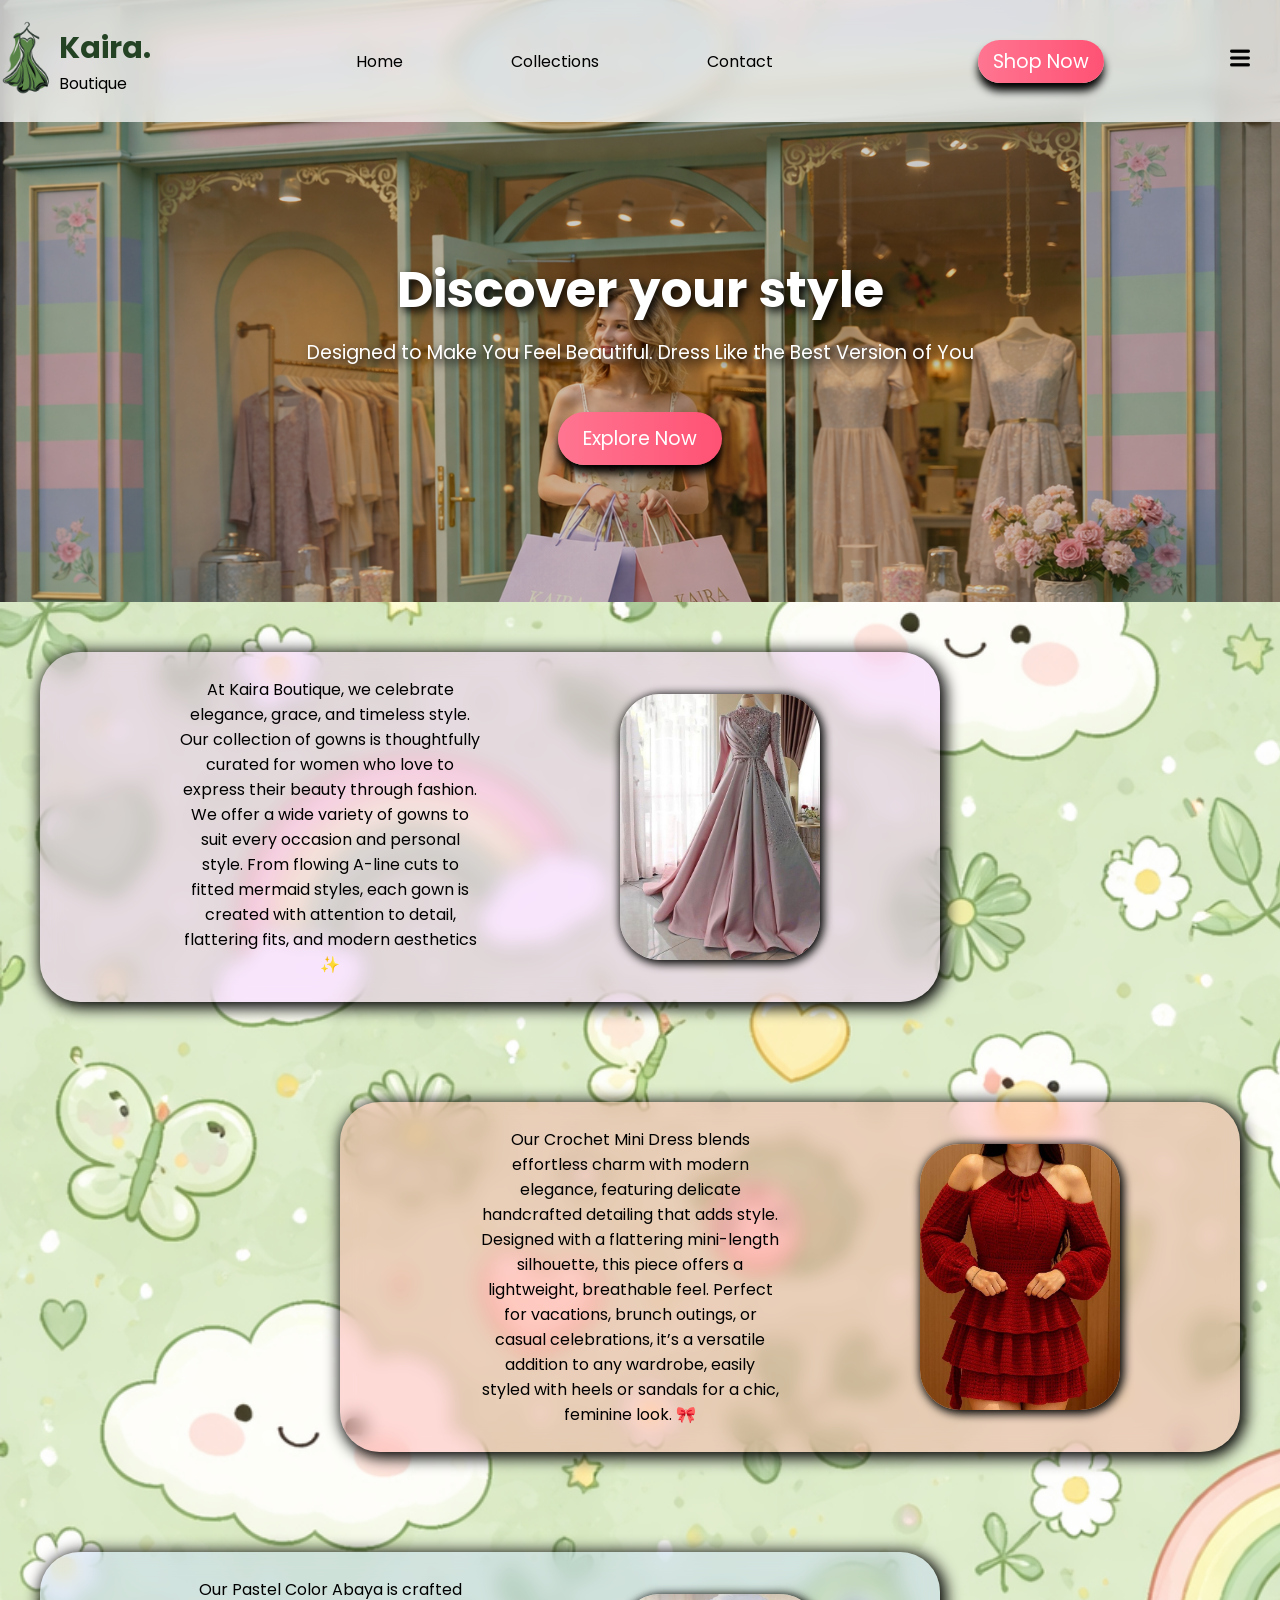
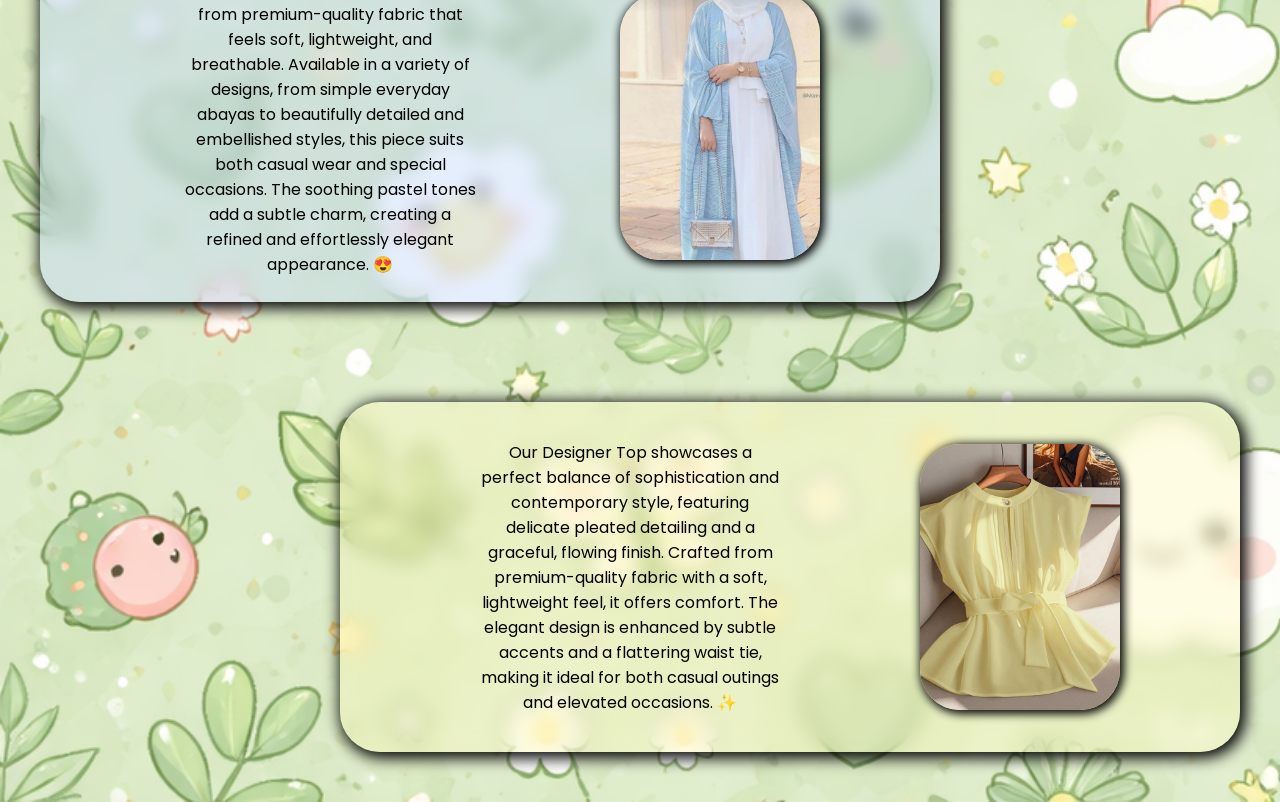
<file: index.html>
<!DOCTYPE html>
<html lang="en">
<head>
    <meta charset="UTF-8">
    <meta name="viewport" content="width=device-width, initial-scale=1.0">
    <title>Boutique</title>
    <link rel="stylesheet" href="bouti.css">
    <link href="https://fonts.googleapis.com/css2?family=Poppins:wght@300;400;600;700&display=swap" rel="stylesheet">
    <link rel="icon" type="image/png" href="favicon.png">
</head>
<body>

    <!--Header-->
    <header>

        <div class="navbar">

            <!--Logo-->
            <div id="logoname">
               <div id="sym"><img src="symbol.png" width="50px"></div>
               <div id="log"><h1>Kaira.</h1>
               <p>Boutique</p></div>
            </div>

            <!--NavBar-->
            <nav id="nav">
                <a href="#Home">Home</a>
                <a href="shop.html" target="_main">Collections</a>
                <a href="contact.html" target="_main">Contact</a>
            </nav>

            <!--Button-->
            <div id="button">

                <button>Shop Now</button>

            </div>

            <input type="checkbox" id="menu_">

            <nav class="menu">
                <label for="menu_" class="hehe"><img src="3lines.png" width="20px">
                </label>
            </nav>

            <div id="sidebar">
                <a href="#Home">Home</a>
                <a href="shop.html" target="_main">Collections</a>
                <a href="contact.html" target="_main">Contact</a>
                <a href="#donate">Donate</a>
                <label for="menu_" class="close">Close</label>
            </div>

        </div>

    </header>

    <!--first page-->
    <section id="first">

        <div id="fpage">

            <div id="ham">

                <h1>Discover your style</h1>
                <p>Designed to Make You Feel Beautiful. Dress Like the Best Version of You</p>

            </div>

            <button id="Home" href="#Collections">Explore Now</button>

        </div>

    </section>

    <!--Home-->
    <section id="main">

        <!--Gowns-->
        <div class="hi">
            <!--box 1-->
            <div id="box1">
                <div class="descrip">
                    At Kaira Boutique, we celebrate elegance, grace, and timeless style. Our collection of gowns is thoughtfully curated for women who love to express their beauty through fashion. We offer a wide variety of gowns to suit every occasion and personal style. From flowing A-line cuts to fitted mermaid styles, each gown is created with attention to detail, flattering fits, and modern aesthetics ✨
                </div>
                <div id="gown"></div>
            </div>
        </div>

        <!--Crochet-->
        <div class="hello">
            <!--box 2-->
            <div id="box2">
                <div class="des">
                    Our Crochet Mini Dress blends effortless charm with modern elegance, featuring delicate handcrafted detailing that adds style. Designed with a flattering mini-length silhouette, this piece offers a lightweight, breathable feel. Perfect for vacations, brunch outings, or casual celebrations, it’s a versatile addition to any wardrobe, easily styled with heels or sandals for a chic, feminine look. 🎀
                </div>
                <div id="crochet"></div>
            </div>
        </div>

        <!--Abaya-->
        <div class="hi">
            <!--box 3-->
            <div id="box3">
                <div class="descrip">
                    Our Pastel Color Abaya is crafted from premium-quality fabric that feels soft, lightweight, and breathable. Available in a variety of designs, from simple everyday abayas to beautifully detailed and embellished styles, this piece suits both casual wear and special occasions. The soothing pastel tones add a subtle charm, creating a refined and effortlessly elegant appearance. 😍
                </div>
                <div id="abaya"></div>
            </div>
        </div>

        <!--top-->
        <div class="hello">
            <!--box 4-->
            <div id="box4">
                <div class="des">
                    Our Designer Top showcases a perfect balance of sophistication and contemporary style, featuring delicate pleated detailing and a graceful, flowing finish. Crafted from premium-quality fabric with a soft, lightweight feel, it offers comfort. The elegant design is enhanced by subtle accents and a flattering waist tie, making it ideal for both casual outings and elevated occasions. ✨
                </div>
                <div id="top"></div>
            </div>
        </div>

    </section>

</body>
</html>
</file>
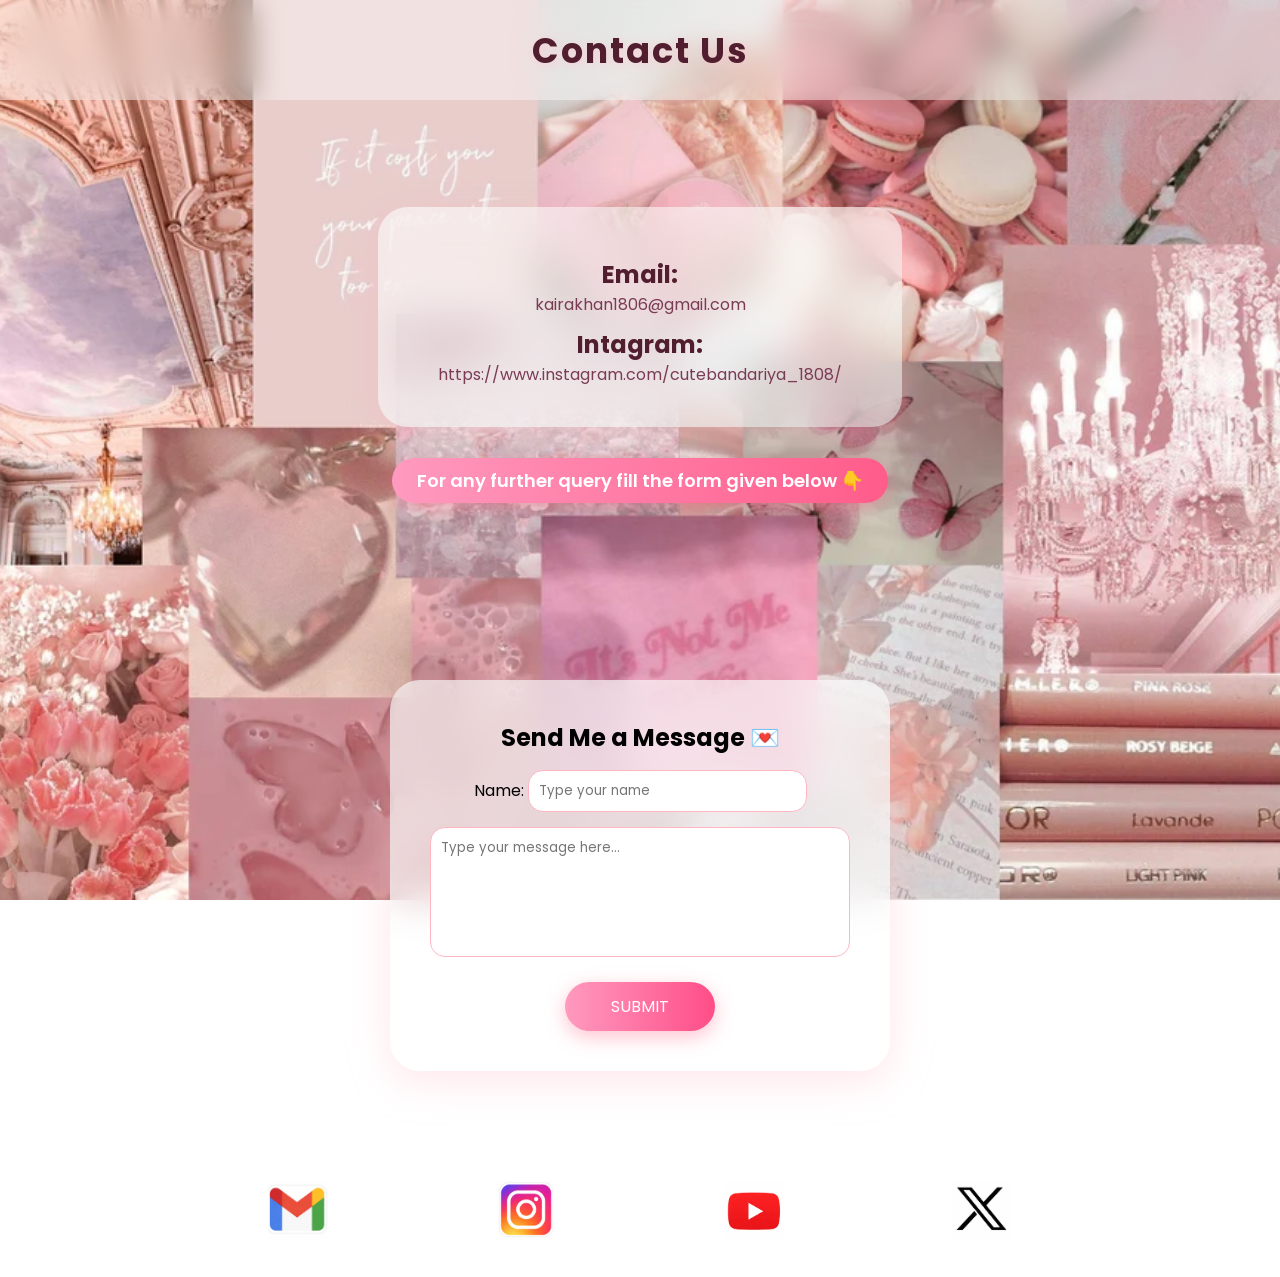
<file: contact.html>
<!DOCTYPE html>
<html lang="en">
<head>
    <meta charset="UTF-8">
    <meta name="viewport" content="width=device-width, initial-scale=1.0">
    <title>Document</title>
    <link rel="stylesheet" href="contact.css">
    <link href="https://fonts.googleapis.com/css2?family=Poppins:wght@300;400;600;700&display=swap" rel="stylesheet">
</head>
<body>
    <header id="contact">
        <h1>
            Contact Us
        </h1>
    </header>

    <div class="colist">
        <div id="hello">
            <h2>Email:</h2>
                <p>kairakhan1806@gmail.com</p>
            <h2>Intagram:</h2>
                <a href="https://www.instagram.com/cutebandariya_1808/">https://www.instagram.com/cutebandariya_1808/</a>
        </div>
        <div class="contactlist"><a href="#contactlist">For any further query fill the form given below 👇</a></div>
    </div>

    <div class="secondpg">
        <form id="contactlist">
            <!--name..-->
            <h2>Send Me a Message 💌</h2>
            <div id="name"><p>Name:</p><input type="text" placeholder="Type your name"></div>
             
            <textarea placeholder="Type your message here..."></textarea>

        
            <input type="submit" value="SUBMIT" class="submit-btn">
            
        </form>
    </div>

    <footer>
        <a href="#"><img src="gmail.png" width="60px"></a>
        <a href="#"><img src="int.png" width="60px"></a>
        <a href="#"><img src="yt.png" width="60px"></a>
        <a><img src="twit.png" width="60px"></a>

    </footer>
</body>
</html>
</file>
<file: bouti.css>
/* Body */
*{
    margin: 0;
    padding: 0;
    font-family: 'Poppins', sans-serif;
    scroll-behavior: smooth;
}

body {
    background-image: url(back.png);
    background-size: cover;
}

/* Header */
header {
    background-color: rgba(255, 255, 255, 0.724);
    padding-top: 20px;
    padding-bottom: 20px;
    margin: 0px;
    position: fixed;
    width: 100%;
    backdrop-filter: blur(10px);
    z-index: 1000;
}

.navbar {
    display: flex;
    justify-content: space-between;
    align-items: center;
}

/* Logo */
#logoname {
    display: flex;
    width: 151px;
    flex-wrap: wrap;
    gap: 8px;
    justify-content: center;
    align-items: center;
}

#logoname h1 {
    font-size: 30px;
    font-weight: 700;
    color: #244224;
}

/* NavBar */
#nav {
    display: flex;
    justify-content: space-evenly;
    align-items: center;
    margin-left: 0px 80px;
    flex-grow: 0.6;
}

#nav a {
    text-decoration: none;
    color: black;
    font-size: 16px;
    transition: all 0.4s ease;
}

#nav a:hover {
    color: #577d58;
    font-weight: 400;
    transform: scale(1.2);
}

/* Button */
#button {
    display: flex;
    align-items: center;
    margin-right: 30px;
}

#button button {
    color: white;
    background: linear-gradient(to right, #ff7591, #ff5274);
    padding: 7px 15px;
    border-radius: 35px;
    font-size: larger;
    transition: all 0.3s ease;
    border: none;
    box-shadow: 0 8px 8px 0 black;
}

button:hover {
    background: linear-gradient(to right, #ffb8c6, #ff7591);
    transform: scale(1.1);
    color: black;
    border: 1.5px solid black;
}

#menu_ {
    display: none;
}

.hehe img{
    margin-right: 30px;
    transition: all 0.3s ease;
}

.hehe img:hover {
    transform: scale(1.4);
}

.hehe img:active {
    transform: scale(1.1);
}

#sidebar {
    background-color: #D0D0C9;
    height: 602px;
    width: 300px;
    display: flex;
    justify-content: center;
    align-items: center;
    flex-direction: column;
    position: fixed;
    top: 0;
    z-index: 9999;
    transition: all 0.4s;
    right: -400px;
    overflow: hidden;
}

#sidebar a {
    text-decoration: none;
    font-size: large;
    color: black;
    transition: all 0.3s ease-in;
    background-color: white;
    overflow: hidden;
    width: 270px;
    padding: 20px;
    margin-bottom: 20px;
    text-align: center;
}

#sidebar a:hover {
    transform: scale(1.2);
    color: #ff3295;
    box-shadow: 2px 2px 4px 2px #000000;
}

#sidebar a:active {
    transform: scale(1);
    color: #ff3295;
    box-shadow: 2px 2px 4px 2px #000000;
}

#sidebar p:hover {
    transform: scale(1.2);
    color: #ff3295;
}

#menu_:checked ~ #sidebar {
    right: 0;
}

.close {
    border: 1px solid black;
    background-color: #6b9973;
    color: white;
    padding: 8px 15px;
    font-size: larger;
    border-radius: 20px;
    transition: all 0.4s ease;
    margin-top: 10px;
}

.close:hover {
    transform: scale(1.2);
    background-color: #3a513d;
    color: white;
}

/* home page */
#first {
    width: 100%;
    height: 602px;
    display: flex;
    justify-content: center;
    align-items: center;
    text-align: center;
    background-image: url(bout.png);
    background-size: cover;
}

#fpage {
    display: flex;
    justify-content: center;
    align-items: center;
    flex-direction: column;
    animation-name: animate;
    animation-delay: 1s;
    animation-iteration-count: 1;
    animation-duration: 3s;
    margin-top: 100px;
}

@keyframes animate {
    from {
        transform: translateY(100px);
        opacity: 0;}

    to {
        transform: translateY(0px);
        opacity: 1;}
}

#ham h1 {
    color:white;
    text-shadow: 4px 4px 10px #000000;
    font-size: 50px;
    padding-top: 15px;
}

#ham p {
    color: white;
    text-shadow: 4px 4px 10px black;
    padding-top: 10px;
    font-size: larger;
}

#fpage button {
    color: rgb(255, 255, 255);
    background: linear-gradient(to right, #ff7591, #ff5274);
    padding: 12px 25px 12px 25px;
    border-radius: 35px;
    font-size: larger;
    transition: all 0.3s ease;
    margin-top: 45px;
    border: none;
    box-shadow: 0 8px 8px 0 black;
}

#fpage button:hover {
    background: linear-gradient(to right, #ffb8c6, #ff7591);
    color: rgb(0, 0, 0);
    transform: scale(1.1);
}

#first {
    width: 100%;
    align-items: center;
}

/*-----Home-----*/
#main {
    width: 100%;
    height: 1800px;
    display: flex;
    justify-content: center;
    flex-direction: column;
}

/*-----Types of clothes sections-----*/
.hi, .hello {
    width: 500px;
    width: 100%;
    height: 800px;
    display: flex;
    align-items: center;
    justify-content: space-between;
    padding: 10px 0px;
}

.hi {
    flex-direction: row;
    transition: all 0.4s ease;
}

.hello{
    flex-direction:row-reverse;
}

/*-----Boxes of description including photos-----*/
#box1, #box2, #box3, #box4 {
    width: 100%;
    max-width: 900px;
    height: 350px;
    display: flex;
    align-items: center;
    justify-content: space-evenly;
    border-radius: 40px;
    transition: all 0.4s ease;
    box-shadow: 3px 3px 15px 3px black;
    backdrop-filter: blur(10px);
}

#box1, #box3 {
    margin-left: 40px;
    margin-right: 120px;
}

#box2, #box4 {
    margin-left: 120px;
    margin-right: 40px;
}

#box1 {
    background-color: rgba(240, 190, 255, 0.39);
}

#box2 {
    background-color: rgba(255, 151, 151, 0.349);
}

#box3 {
    background-color: rgba(190, 214, 255, 0.39);
}

#box4 {
    background-color: rgba(255, 250, 190, 0.386);
}

#box1:hover, #box2:hover, #box3:hover, #box4:hover {
    transform: scale(1.05);
}

/*-----Images of description section-----*/
#gown, #crochet, #abaya, #top {
    width: 200px;
    height: 266.7px;
    background-size: cover;
    display: flex;
    justify-content: space-evenly;
    align-items: center;
    border-radius: 40px;
    box-shadow: 2px 2px 10px 2px #000000;
    transition: all 0.4s ease;
}

#gown {
    background-image: url(gown1.png);
}

#crochet {
    background-image: url(crochet.jpg);
}

#abaya {
    background-image: url(abaya.jpg);
}

#top {
    background-image: url(tops.jpg);
}

#gown:hover, #crochet:hover, #abaya:hover, #top:hover {
    transform: scale(1.1);
}

/*-----description-----*/
.descrip, .des {
    max-width: 300px;
    height: 266.7px;
    padding: 0px 20px;
    display: flex;
    text-align: center;
    align-items: center;
}

/*-----Changes for mobile users-----*/
@media screen and (max-width:600px){
    #nav{
        display: none;
    }
    #button{
        display: none;
    }
    .navbar{
        justify-content: center;
    }
    .menu{
        position: absolute;
        right: 8px;
    }
    .hi, .hello {
        height: 320px;
    }
    #box1, #box2, #box3, #box4 {
        height: 300px;
    }
    .descrip, .des {
        height: 198px;
        font-size: 12.7px;
        width: 200px;
        padding: 0 5px;
    }
    #gown, #crochet, #abaya, #top {
        height: 165px;
        width: 113.75px;
    }
    #box1, #box3 {
    margin-left: 10px;
    margin-right: 40px;
    }
    #box2, #box4 {
    margin-left: 40px;
    margin-right: 10px;
    }
    #main {
        height: 1340px;
    }
    #ham h1 {
        font-size: 30px;
        font-weight: 700;
    }
    #ham p{
        font-size: medium;
        padding: 10px 10px;
    } 
    #fpage button {
        margin-top: 30px;
        font-size: large;
    }
    .hehe img {
        margin-right: 10px;
    }
}
</file>
<file: contact.css>
* {
    margin: 0;
    padding: 0;
    font-family: "Poppins", sans-serif;
    box-sizing: border-box;
    scroll-behavior: smooth;
}

body {
    background-image: url(bgcontact.png);
    background-size: cover;
    background-position: center;
    background-attachment: fixed;
}

/* ---HEADER--- */

header {
    display: flex;
    align-items: center;
    justify-content: center;
    height: 100px;
    background: rgba(255, 255, 255, 0.4);
    backdrop-filter: blur(15px);
    animation: heading 1.5s 1;
}

@keyframes heading {
    from {
        transform: translateY(-70px);
        opacity: 0;}

    to {
        transform: translateY(0px);
        opacity: 1;}
}

header h1 {
    font-size: 35px;
    letter-spacing: 2px;
    color: #511e2f;
    text-shadow: 2px 2px 10px rgba(255, 192, 203, 0.6);
}

/* ---CONTACT INFO SECTION--- */

.colist {
    display: flex;
    justify-content: center;
    align-items: center;
    height: 500px;
    flex-direction: column;
}

#hello {
    background: rgba(255, 255, 255, 0.55);
    backdrop-filter: blur(20px);
    border-radius: 30px;
    padding: 40px 60px;
    text-align: center;
    box-shadow: 0 8px 30px rgba(255, 182, 193, 0.4);
    transition: 0.4s ease;
}

#hello:hover {
    transform: translateY(-5px);
}

#hello h2 {
    color: #511e2f;
    margin-top: 10px;
}

#hello p,
#hello a {
    color: #7a3b55;
    font-size: 16px;
    text-decoration: none;
}

#hello a:hover {
    color: #ff4d88;
}

.contactlist {
    margin-top: 40px;
}

.contactlist a {
    color: white;
    font-weight: 600;
    font-size: 18px;
    text-decoration: none;
    background: linear-gradient(to right, #ff9abf, #ff5c8a);
    padding: 10px 25px;
    border-radius: 25px;
    box-shadow: 0 5px 15px rgba(255, 105, 135, 0.4);
    transition: 0.3s ease;
}

.contactlist a:hover {
    transform: scale(1.1);
    font-size: 20px;
}

/* ---FORM SECTION--- */

.secondpg {
    display: flex;
    justify-content: center;
    align-items: center;
    height: 550px;
}

#contactlist {
    background: rgba(255, 255, 255, 0.65);
    backdrop-filter: blur(20px);
    border-radius: 30px;
    padding: 40px;
    width: 500px;
    box-shadow: 0 10px 40px rgba(255, 192, 203, 0.4);
    display: flex;
    flex-direction: column;
    align-items: center;
    gap: 15px;
}

#name {
    display: flex;
    flex-direction: row;
    align-items: center;
    gap: 4px;
}

input, textarea {
    width: 100%;
    padding: 10px;
    border-radius: 15px;
    border: 1px solid #ffb6c1;
    outline: none;
    transition: 0.3s;
}

input:focus,
textarea:focus {
    border-color: #ff4d88;
    box-shadow: 0 0 8px rgba(255, 105, 135, 0.4);
}

textarea {
    height: 130px;
    resize: none;
}

/* ---BUTTON--- */

.submit-btn {
    margin-top: 10px;
    background: linear-gradient(to right, #ff9abf, #ff4d88);
    color: white;
    padding: 12px 35px;
    border-radius: 30px;
    font-size: 16px;
    cursor: pointer;
    border: none;
    transition: 0.3s ease;
    box-shadow: 0 6px 20px rgba(255, 105, 135, 0.4);
    width: 150px;
}

.submit-btn:hover {
    transform: scale(1.1);
    background: linear-gradient(to right, #ffc2d1, #ff75a0);
    box-shadow: 2px 4px 5px #7a3b55;
    color: black;
}

.submit-btn:active {
    transform: scale(1);
}

footer {
    display: flex;
    align-items: center;
    justify-content: space-evenly;
    background-color: white;
    padding: 30px 100px;
}

footer img {
    transition: all 0.3s ease;
}

footer img:hover {
    transform: scale(1.2);
}

@media (max-width: 600px) {
    footer {
        padding: 10px 30px;
        height: 50px;
    }
    footer img {
        width: 25px;
    }
    #hello {
        padding: 7px 10px;
        width: 300px;
    }
    #hello h2 {
        font-size: large;
    }

    #hello p, #hello a {
        font-size: 10px;
    }
    .contactlist a {
        font-weight: 500;
        font-size: 12px;
        padding: 7px 10px;
        border-radius: 15px;
    }
    .contactlist a:hover {
        font-size: 12px;
    }
    .colist {
        height: 300px;
    }
    #contact {
        height: 80px;
    }
    #contact h1 {
        font-size: 27px;
    }
    .secondpg {
        height: 400px;
    }
    #contactlist {
        padding: 10px;
        height: 250px;
        width: 300px;
    }
    #contactlist h2 {
        font-size: large;
    }

    #name {
        font-size: 15px;
    }
    .submit-btn {
        font-size: 12;
        padding: 8px 15px;
        width: 100px;
    }
}
</file>
